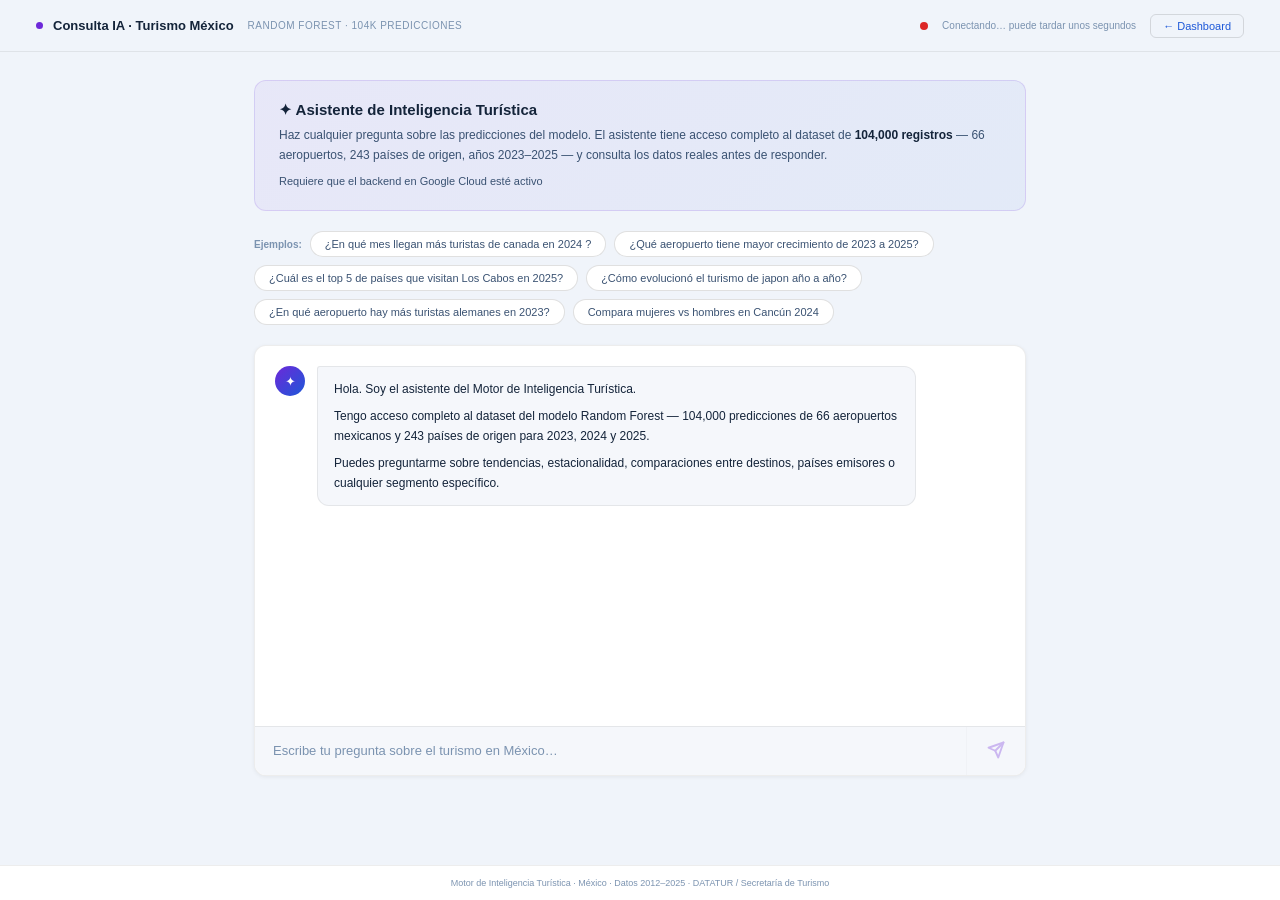
<file: docs/consulta_ia.html>
<!DOCTYPE html>
<html lang="es">
<head>
<meta charset="UTF-8">
<meta name="viewport" content="width=device-width, initial-scale=1.0">
<title>Consulta IA · Turismo México</title>
<style>
*{margin:0;padding:0;box-sizing:border-box}
:root{
  --bg:#f0f4fa;--s1:#fff;--s2:#f5f7fb;
  --b0:rgba(0,0,0,.07);--b1:rgba(0,0,0,.12);
  --t1:#14243a;--t2:#3a5272;--t3:#7b93b0;
  --blue:#1d58d8;--purple:#6d28d9;--green:#16a34a;
}
body{background:var(--bg);color:var(--t1);font-family:'Inter',-apple-system,sans-serif;
  font-size:13px;min-height:100vh;display:flex;flex-direction:column}

nav{background:rgba(240,244,250,.96);backdrop-filter:blur(20px);
  border-bottom:1px solid var(--b0);height:52px;padding:0 36px;
  display:flex;align-items:center;justify-content:space-between;
  position:sticky;top:0;z-index:10}
.brand{display:flex;align-items:center;gap:10px}
.dot{width:7px;height:7px;border-radius:50%;background:var(--purple);
  animation:pulse 2.4s ease-in-out infinite}
@keyframes pulse{0%,100%{box-shadow:0 0 0 0 rgba(109,40,217,.4)}
  60%{box-shadow:0 0 0 6px rgba(109,40,217,0)}}
.btitle{font-size:13px;font-weight:600;color:var(--t1)}
.bsub{font-size:10px;color:var(--t3);text-transform:uppercase;letter-spacing:.5px;margin-left:4px}
.back{font-size:11px;color:var(--blue);text-decoration:none;
  padding:5px 12px;border:1px solid var(--b1);border-radius:6px}
.back:hover{background:rgba(29,88,216,.06)}
#status-dot{width:8px;height:8px;border-radius:50%;background:#e5e7eb;flex-shrink:0}
#status-dot.ok{background:var(--green);animation:none}
#status-dot.err{background:#dc2626}
#status-txt{font-size:10px;color:var(--t3)}

main{flex:1;max-width:820px;margin:0 auto;width:100%;padding:28px 24px 80px;
  display:flex;flex-direction:column;gap:20px}

.intro{background:linear-gradient(135deg,rgba(109,40,217,.06),rgba(29,88,216,.06));
  border:1px solid rgba(109,40,217,.15);border-radius:12px;padding:20px 24px}
.intro-title{font-size:15px;font-weight:600;color:var(--t1);margin-bottom:6px}
.intro p{font-size:12px;color:var(--t2);line-height:1.7}
.intro strong{color:var(--t1)}

.chips{display:flex;flex-wrap:wrap;gap:8px}
.chip{background:var(--s1);border:1px solid var(--b1);border-radius:20px;
  padding:6px 14px;font-size:11px;color:var(--t2);cursor:pointer;transition:all .15s}
.chip:hover{border-color:var(--purple);color:var(--purple);background:rgba(109,40,217,.04)}

.chat-wrap{background:var(--s1);border:1px solid var(--b0);border-radius:12px;
  overflow:hidden;box-shadow:0 1px 4px rgba(0,0,0,.06);display:flex;flex-direction:column}
.messages{padding:20px;display:flex;flex-direction:column;gap:16px;
  min-height:380px;max-height:520px;overflow-y:auto}
.msg{display:flex;gap:12px;align-items:flex-start}
.msg-user{flex-direction:row-reverse}
.avatar{width:30px;height:30px;border-radius:50%;display:flex;align-items:center;
  justify-content:center;font-size:13px;flex-shrink:0;
  background:linear-gradient(135deg,#6d28d9,#1d58d8);color:#fff}
.msg-user .avatar{background:var(--s2);color:var(--t2);border:1px solid var(--b1);font-size:12px}
.bubble{background:var(--s2);border:1px solid var(--b0);border-radius:12px;
  border-top-left-radius:3px;padding:12px 16px;font-size:12px;
  color:var(--t1);line-height:1.7;max-width:82%}
.msg-user .bubble{background:rgba(109,40,217,.07);border-color:rgba(109,40,217,.2);
  border-top-left-radius:12px;border-top-right-radius:3px}
.bubble p{margin-bottom:6px}.bubble p:last-child{margin-bottom:0}
.bubble strong{color:var(--t1);font-weight:600}
.bubble em{color:var(--t2)}
.bubble ul,.bubble ol{padding-left:18px;margin:6px 0}
.bubble li{margin-bottom:3px}
.bubble table{width:100%;border-collapse:collapse;margin-top:8px;font-size:11px}
.bubble th{text-align:left;padding:4px 8px;border-bottom:1px solid var(--b1);
  color:var(--t3);font-size:10px;text-transform:uppercase;letter-spacing:.4px}
.bubble td{padding:4px 8px;border-bottom:1px solid var(--b0)}
.fn-tag{display:inline-flex;align-items:center;gap:5px;font-size:9px;font-weight:600;
  padding:2px 8px;border-radius:10px;background:rgba(29,88,216,.08);
  color:var(--blue);border:1px solid rgba(29,88,216,.2);margin-bottom:8px}

.thinking{display:flex;align-items:center;gap:5px;padding:12px 16px}
.td{width:6px;height:6px;border-radius:50%;background:var(--purple);opacity:.4;
  animation:bounce .9s ease-in-out infinite}
.td:nth-child(2){animation-delay:.15s}.td:nth-child(3){animation-delay:.3s}
@keyframes bounce{0%,100%{transform:translateY(0);opacity:.4}50%{transform:translateY(-5px);opacity:1}}

.input-row{display:flex;border-top:1px solid var(--b0);background:var(--s2)}
.ai-input{flex:1;border:none;background:transparent;padding:14px 18px;
  font-size:13px;color:var(--t1);resize:none;outline:none;font-family:inherit;
  line-height:1.5;max-height:120px}
.ai-input::placeholder{color:var(--t3)}
.send-btn{background:transparent;border:none;border-left:1px solid var(--b0);
  padding:0 20px;cursor:pointer;color:var(--purple);transition:background .15s;flex-shrink:0}
.send-btn:hover:not(:disabled){background:rgba(109,40,217,.06)}
.send-btn:disabled{opacity:.3;cursor:default}

footer{border-top:1px solid var(--b0);padding:12px 24px;font-size:9px;
  color:var(--t3);text-align:center;background:var(--s1)}
</style>
</head>
<body>

<nav>
  <div class="brand">
    <div class="dot"></div>
    <span class="btitle">Consulta IA · Turismo México</span>
    <span class="bsub">Random Forest · 104k predicciones</span>
  </div>
  <div style="display:flex;align-items:center;gap:14px">
    <div id="status-dot"></div>
    <span id="status-txt">Verificando backend…</span>
    <a href="index.html" class="back">← Dashboard</a>
  </div>
</nav>

<main>

  <div class="intro">
    <div class="intro-title">✦ Asistente de Inteligencia Turística</div>
    <p>Haz cualquier pregunta sobre las predicciones del modelo. El asistente tiene acceso
    completo al dataset de <strong>104,000 registros</strong> — 66 aeropuertos, 243 países
    de origen, años 2023–2025 — y consulta los datos reales antes de responder.</p>
    <p style="margin-top:6px;font-size:11px">
      Requiere que el backend en Google Cloud esté activo
    </p>
  </div>

  <div class="chips" id="chips">
    <span style="font-size:10px;font-weight:600;color:var(--t3);align-self:center">Ejemplos:</span>
    <button class="chip" onclick="setQ(this)">¿En qué mes llegan más turistas de canada en 2024 ?</button>
    <button class="chip" onclick="setQ(this)">¿Qué aeropuerto tiene mayor crecimiento de 2023 a 2025?</button>
    <button class="chip" onclick="setQ(this)">¿Cuál es el top 5 de países que visitan Los Cabos en 2025?</button>
    <button class="chip" onclick="setQ(this)">¿Cómo evolucionó el turismo de japon año a año?</button>
    <button class="chip" onclick="setQ(this)">¿En qué aeropuerto hay más turistas alemanes en 2023?</button>
    <button class="chip" onclick="setQ(this)">Compara mujeres vs hombres en Cancún 2024</button>
  </div>

  <div class="chat-wrap">
    <div class="messages" id="messages">
      <div class="msg">
        <div class="avatar">✦</div>
        <div class="bubble">
          <p>Hola. Soy el asistente del Motor de Inteligencia Turística.</p>
          <p>Tengo acceso completo al dataset del modelo Random Forest —
          104,000 predicciones de 66 aeropuertos mexicanos y 243 países de origen
          para 2023, 2024 y 2025.</p>
          <p>Puedes preguntarme sobre tendencias, estacionalidad, comparaciones entre
          destinos, países emisores o cualquier segmento específico.</p>
        </div>
      </div>
    </div>
    <div class="input-row">
      <textarea id="ai-input" class="ai-input" rows="1"
        placeholder="Escribe tu pregunta sobre el turismo en México…"
        onkeydown="if(event.key==='Enter'&&!event.shiftKey){event.preventDefault();send()}"
      ></textarea>
      <button class="send-btn" id="send-btn" onclick="send()" disabled>
        <svg width="18" height="18" viewBox="0 0 24 24" fill="none" stroke="currentColor"
          stroke-width="2.5" stroke-linecap="round" stroke-linejoin="round">
          <line x1="22" y1="2" x2="11" y2="13"/>
          <polygon points="22 2 15 22 11 13 2 9 22 2"/>
        </svg>
      </button>
    </div>
  </div>

</main>

<footer>Motor de Inteligencia Turística · México · Datos 2012–2025 · DATATUR / Secretaría de Turismo</footer>

<script>
const BACKEND = 'https://turismo-ia-backend-32579070847.us-central1.run.app';
let historial  = [];
let backendOk  = false;

/* ── VERIFICAR BACKEND ─────────────────────────────────────────────── */
async function checkBackend() {
  try {
    const r = await fetch(`${BACKEND}/health`, {signal: AbortSignal.timeout(10000)});
    const d = await r.json();
    if (d.status === 'ok') {
      document.getElementById('status-dot').className = 'ok';
      document.getElementById('status-txt').textContent =
        `Backend activo · ${d.filas.toLocaleString()} registros`;
      document.getElementById('send-btn').disabled = false;
      backendOk = true;
    }
  } catch {
    document.getElementById('status-dot').className = 'err';
    document.getElementById('status-txt').textContent = 'Conectando… puede tardar unos segundos';
    backendOk = false;
    setTimeout(checkBackend, 5000);
  }
}

checkBackend();
setInterval(checkBackend, 15000); // reverifica cada 15s

/* ── CHIPS ─────────────────────────────────────────────────────────── */
function setQ(btn) {
  const ta = document.getElementById('ai-input');
  ta.value = btn.textContent;
  ta.focus();
  ta.style.height = 'auto';
  ta.style.height = ta.scrollHeight + 'px';
}

/* ── APPEND MENSAJES ───────────────────────────────────────────────── */
function appendMsg(role, html, fnUsada) {
  const wrap = document.getElementById('messages');
  const div  = document.createElement('div');
  div.className = `msg ${role === 'user' ? 'msg-user' : ''}`;

  const avatar = role === 'user'
    ? '<div class="avatar">→</div>'
    : '<div class="avatar">✦</div>';

  const fnBadge = fnUsada
    ? `<div class="fn-tag">⚡ ${fnUsada}</div>`
    : '';

  div.innerHTML = `${avatar}<div class="bubble">${fnBadge}${html}</div>`;
  wrap.appendChild(div);
  wrap.scrollTop = wrap.scrollHeight;
}

function showThinking() {
  const wrap = document.getElementById('messages');
  const div  = document.createElement('div');
  div.className = 'msg'; div.id = 'thinking';
  div.innerHTML = `<div class="avatar">✦</div>
    <div class="bubble">
      <div class="thinking">
        <div class="td"></div><div class="td"></div><div class="td"></div>
      </div>
    </div>`;
  wrap.appendChild(div);
  wrap.scrollTop = wrap.scrollHeight;
}

function removeThinking() {
  document.getElementById('thinking')?.remove();
}

/* ── FORMATEAR RESPUESTA MARKDOWN BÁSICO ───────────────────────────── */
function format(text) {
  text = text
    .replace(/\*\*(.*?)\*\*/g, '<strong>$1</strong>')
    .replace(/\*(.*?)\*/g,     '<em>$1</em>')
    .replace(/^###\s(.+)$/gm,  '<strong style="font-size:12px">$1</strong>')
    .replace(/^##\s(.+)$/gm,   '<strong>$1</strong>')
    .replace(/^-\s(.+)$/gm,    '<li>$1</li>')
    .replace(/(<li>.*<\/li>)/s, '<ul>$1</ul>')
    .replace(/\n{2,}/g, '</p><p>')
    .replace(/\n/g,     '<br>');
  return `<p>${text}</p>`;
}

/* ── ENVIAR MENSAJE ────────────────────────────────────────────────── */
async function send() {
  if (!backendOk) {
    appendMsg('bot', 'El backend está iniciando, espera unos segundos e intenta de nuevo.');
    return;
  }


  const input = document.getElementById('ai-input');
  const btn   = document.getElementById('send-btn');
  const q     = input.value.trim();
  if (!q) return;

  input.value = '';
  input.style.height = 'auto';
  btn.disabled = true;

  appendMsg('user', q);
  showThinking();

  try {
    const res = await fetch(`${BACKEND}/chat`, {
      method: 'POST',
      headers: {'Content-Type': 'application/json'},
      body: JSON.stringify({ pregunta: q, historial })
    });

    if (!res.ok) throw new Error(`HTTP ${res.status}`);
    const data = await res.json();

    removeThinking();
    appendMsg('bot', format(data.respuesta), data.fn_usada || null);

    // Actualizar historial para conversación multi-turno
    historial.push({role:'user',  parts:[{text: q}]});
    historial.push({role:'model', parts:[{text: data.respuesta}]});
    // Mantener solo los últimos 10 turnos
    if (historial.length > 20) historial = historial.slice(-20);

  } catch(e) {
    removeThinking();
    appendMsg('bot', `<strong>Error de conexión.</strong> El backend puede estar iniciando — espera 10 segundos e intenta de nuevo.`);

    console.error(e);
  }

  btn.disabled = false;
  input.focus();
}

/* ── AUTO-RESIZE TEXTAREA ──────────────────────────────────────────── */
document.getElementById('ai-input').addEventListener('input', function() {
  this.style.height = 'auto';
  this.style.height = Math.min(this.scrollHeight, 120) + 'px';
});
</script>
</body>
</html>
</file>
